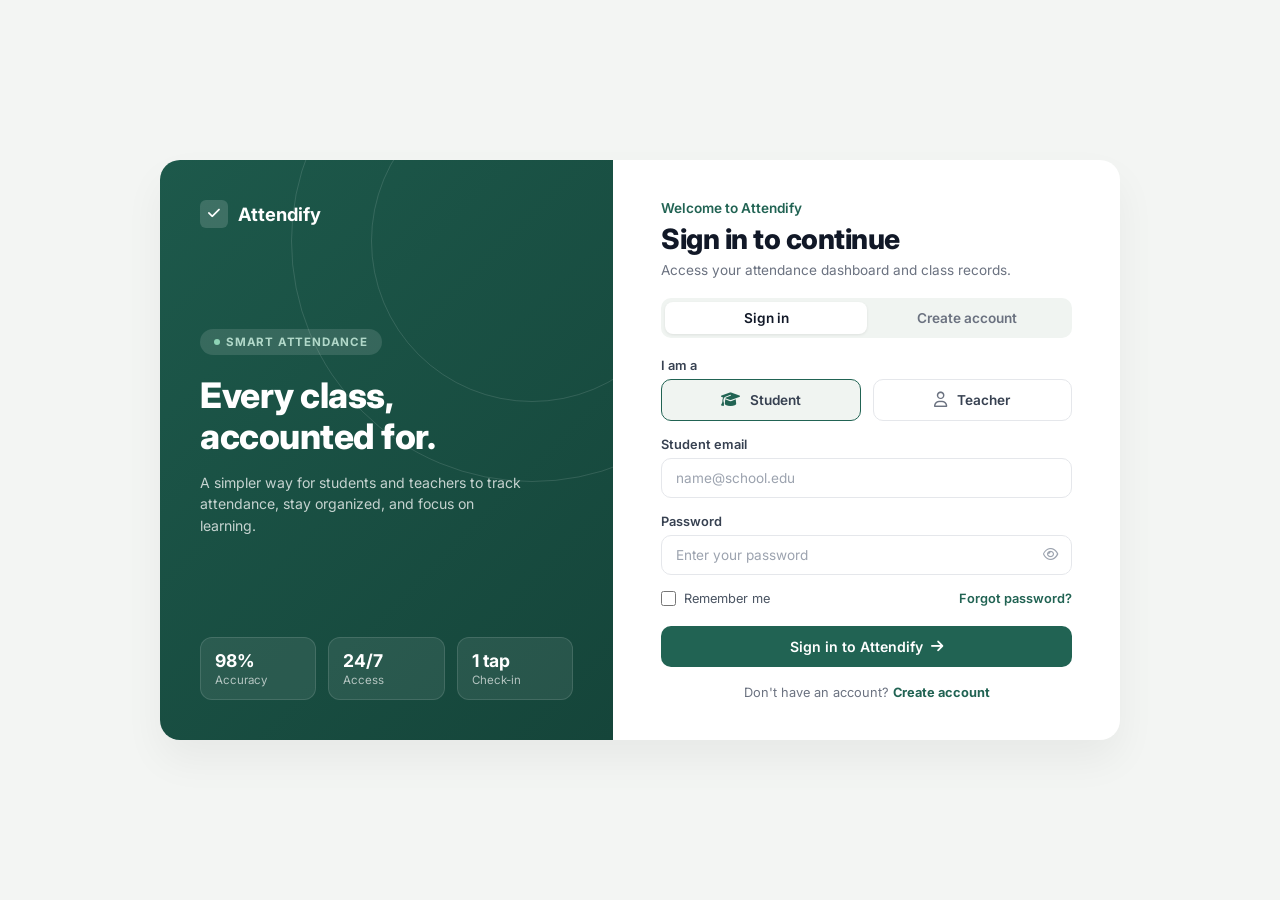
<file: index.html>
<!DOCTYPE html>
<html lang="en">
<head>
  <meta charset="UTF-8">
  <meta name="viewport" content="width=device-width, initial-scale=1.0">
  <meta http-equiv="refresh" content="0; url=/System%20Development%20ITEL202/index.html">
  <title>Attendify</title>
  <script>
    window.location.replace('/System%20Development%20ITEL202/index.html');
  </script>
</head>
<body>
  <p><a href="/System%20Development%20ITEL202/index.html">Continue to sign in</a></p>
</body>
</html>
</file>
<file: System Development ITEL202/style.css>
:root {
  --bg-color: #f3f5f3;
  --card-bg: #ffffff;
  --left-bg-gradient: linear-gradient(135deg, #1d594b 0%, #15453a 100%);
  --text-main: #1f2937;
  --text-muted: #6b7280;
  --primary-green: #216353;
  --primary-hover: #184c3f;
  --border-color: #e5e7eb;
  --toggle-bg: #f0f4f1;
}

* {
  box-sizing: border-box;
  margin: 0;
  padding: 0;
  font-family: 'Inter', sans-serif;
}

body {
  background-color: var(--bg-color);
  min-height: 100vh;
  display: flex;
  align-items: center;
  justify-content: center;
  padding: 20px;
}

/* Container */
.container {
  display: flex;
  width: 100%;
  max-width: 960px;
  min-height: 580px;
  background: var(--card-bg);
  border-radius: 20px;
  overflow: hidden;
  box-shadow: 0 20px 40px rgba(0, 0, 0, 0.05);
}

/* Left Panel */
.left-panel {
  flex: 1;
  background: var(--left-bg-gradient);
  padding: 40px;
  color: #ffffff;
  display: flex;
  flex-direction: column;
  justify-content: space-between;
  position: relative;
  overflow: hidden;
}

.left-panel::before,
.left-panel::after {
  content: '';
  position: absolute;
  border-radius: 50%;
  border: 1px solid rgba(255, 255, 255, 0.12);
  pointer-events: none;
}

.left-panel::before {
  width: 320px;
  height: 320px;
  top: -80px;
  right: -80px;
}

.left-panel::after {
  width: 480px;
  height: 480px;
  top: -160px;
  right: -160px;
}

.brand-logo {
  display: inline-flex;
  align-items: center;
  gap: 10px;
  font-weight: 700;
  font-size: 1.15rem;
  z-index: 1;
}

.logo-icon {
  width: 28px;
  height: 28px;
  background: rgba(255, 255, 255, 0.15);
  border-radius: 6px;
  display: flex;
  align-items: center;
  justify-content: center;
  font-size: 0.85rem;
}

.left-content {
  z-index: 1;
  margin-top: 30px;
  margin-bottom: 30px;
}

.badge {
  display: inline-flex;
  align-items: center;
  gap: 6px;
  background: rgba(255, 255, 255, 0.12);
  padding: 6px 14px;
  border-radius: 20px;
  font-size: 0.72rem;
  font-weight: 700;
  letter-spacing: 0.8px;
  color: #b1d8c9;
  text-transform: uppercase;
  margin-bottom: 20px;
}

.badge-dot {
  width: 6px;
  height: 6px;
  background-color: #8ed3b6;
  border-radius: 50%;
}

.hero-title {
  font-size: 2.2rem;
  line-height: 1.15;
  font-weight: 800;
  margin-bottom: 16px;
  letter-spacing: -0.5px;
}

.hero-description {
  color: rgba(255, 255, 255, 0.75);
  font-size: 0.88rem;
  line-height: 1.5;
  max-width: 330px;
}

.stats-grid {
  display: flex;
  gap: 12px;
  z-index: 1;
}

.stat-card {
  flex: 1;
  background: rgba(255, 255, 255, 0.08);
  border: 1px solid rgba(255, 255, 255, 0.12);
  border-radius: 12px;
  padding: 12px 14px;
}

.stat-value {
  font-size: 1.1rem;
  font-weight: 700;
  margin-bottom: 2px;
}

.stat-label {
  font-size: 0.72rem;
  color: rgba(255, 255, 255, 0.65);
}

/* Right Panel */
.right-panel {
  flex: 1.1;
  padding: 40px 48px;
  display: flex;
  flex-direction: column;
  justify-content: center;
}

.form-header {
  margin-bottom: 20px;
}

.welcome-text {
  color: var(--primary-green);
  font-size: 0.85rem;
  font-weight: 600;
  margin-bottom: 6px;
}

.main-title {
  font-size: 1.75rem;
  font-weight: 800;
  color: #111827;
  margin-bottom: 6px;
  letter-spacing: -0.5px;
}

.sub-title {
  font-size: 0.85rem;
  color: var(--text-muted);
}

.auth-tabs {
  display: flex;
  background: var(--toggle-bg);
  padding: 4px;
  border-radius: 10px;
  margin-bottom: 20px;
}

.auth-tab {
  flex: 1;
  padding: 8px 0;
  text-align: center;
  font-size: 0.85rem;
  font-weight: 600;
  color: var(--text-muted);
  border: none;
  background: transparent;
  border-radius: 8px;
  cursor: pointer;
  transition: all 0.2s ease;
}

.auth-tab.active {
  background: #ffffff;
  color: #111827;
  box-shadow: 0 1px 3px rgba(0, 0, 0, 0.08);
}

.form-group {
  margin-bottom: 16px;
}

.form-label {
  display: block;
  font-size: 0.8rem;
  font-weight: 600;
  color: #374151;
  margin-bottom: 6px;
}

.role-selection {
  display: flex;
  gap: 12px;
}

.role-btn {
  flex: 1;
  display: flex;
  align-items: center;
  justify-content: center;
  gap: 10px;
  padding: 12px;
  border: 1px solid var(--border-color);
  border-radius: 10px;
  background: #ffffff;
  color: #374151;
  font-size: 0.85rem;
  font-weight: 600;
  cursor: pointer;
  transition: all 0.2s ease;
}

.role-btn i {
  font-size: 0.95rem;
  color: #6b7280;
}

.role-btn.active {
  border: 1.5px solid var(--primary-green);
  background-color: var(--toggle-bg);
}

.role-btn.active i {
  color: var(--primary-green);
}

.input-wrapper {
  position: relative;
}

.input-control {
  width: 100%;
  padding: 11px 14px;
  border: 1px solid var(--border-color);
  border-radius: 10px;
  font-size: 0.85rem;
  color: #111827;
  outline: none;
  transition: border-color 0.2s;
}

.input-control::placeholder {
  color: #9ca3af;
}

.input-control:focus {
  border-color: var(--primary-green);
}

.toggle-password {
  position: absolute;
  right: 14px;
  top: 50%;
  transform: translateY(-50%);
  color: #9ca3af;
  cursor: pointer;
  font-size: 0.85rem;
}

.form-options {
  display: flex;
  align-items: center;
  justify-content: space-between;
  margin-bottom: 20px;
  font-size: 0.8rem;
}

.remember-me {
  display: flex;
  align-items: center;
  gap: 8px;
  color: #4b5563;
  cursor: pointer;
}

.remember-me input {
  accent-color: var(--primary-green);
  width: 15px;
  height: 15px;
  border-radius: 4px;
}

.forgot-link {
  color: var(--primary-green);
  text-decoration: none;
  font-weight: 600;
}

.forgot-link:hover {
  text-decoration: underline;
}

.submit-btn {
  width: 100%;
  padding: 12px;
  background: var(--primary-green);
  color: #ffffff;
  border: none;
  border-radius: 10px;
  font-size: 0.88rem;
  font-weight: 600;
  cursor: pointer;
  display: flex;
  align-items: center;
  justify-content: center;
  gap: 8px;
  transition: background 0.2s;
}

.submit-btn:hover {
  background: var(--primary-hover);
}

.form-footer {
  text-align: center;
  margin-top: 18px;
  font-size: 0.8rem;
  color: var(--text-muted);
}

.form-footer a {
  color: var(--primary-green);
  text-decoration: none;
  font-weight: 700;
}

.form-footer a:hover {
  text-decoration: underline;
}

.hidden {
  display: none !important;
}
</file>
